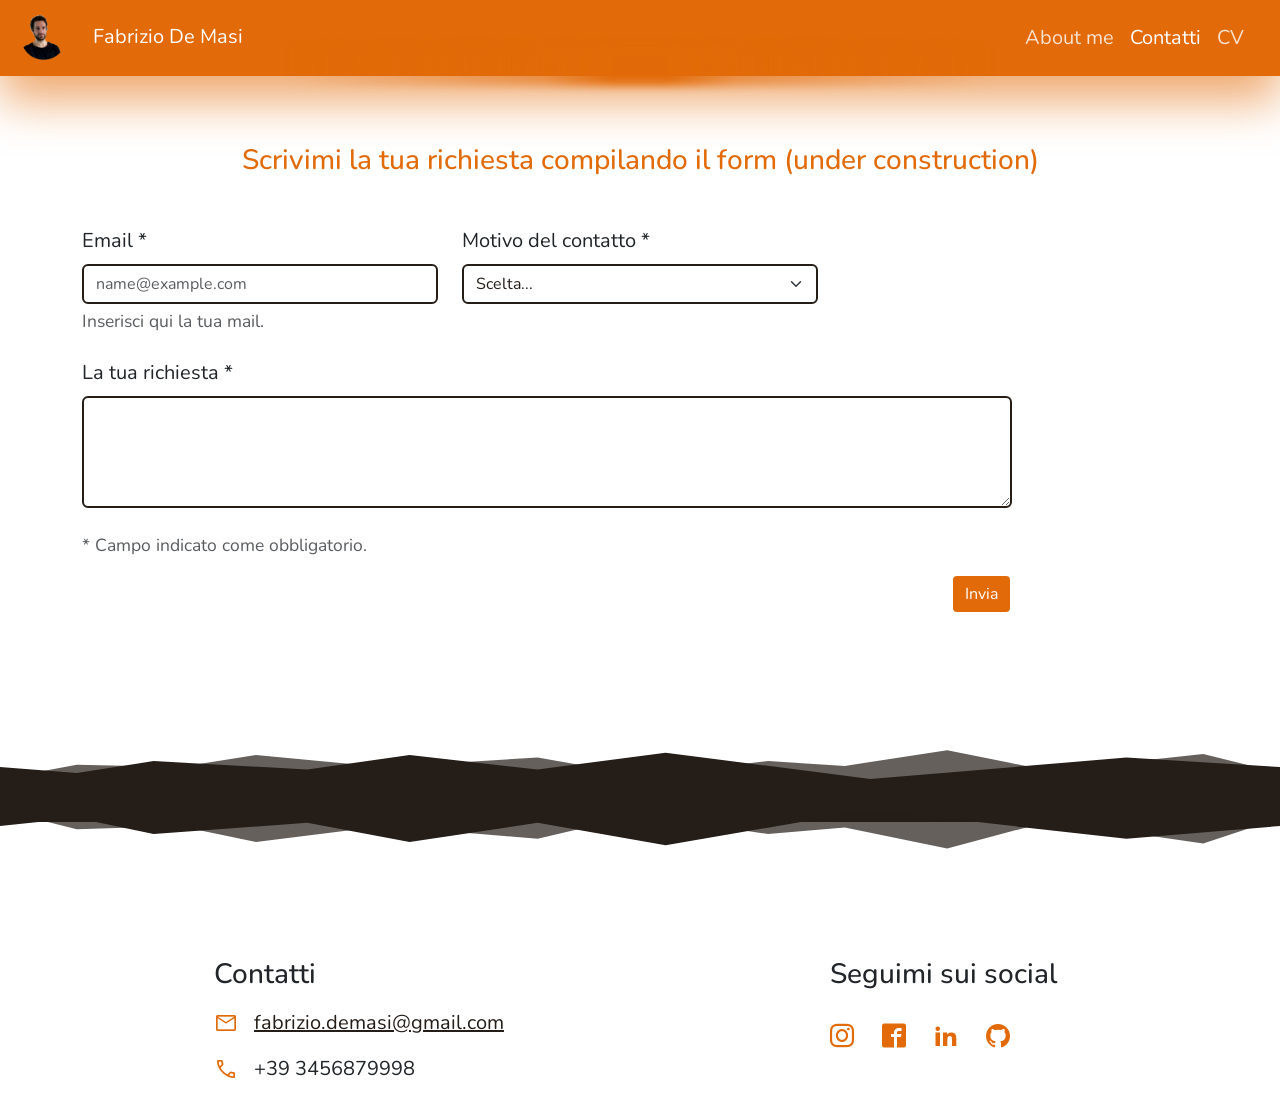
<file: contacts.html>
<!DOCTYPE html>
<html lang="it">
    <head>
        <title>Dalla tecnologia alla Medicina Cinese | Fabrizio De Masi</title>
        <meta name="description" content="Profilo di Fabrizio De Masi: ingegnere, data & AI enthusiast, appassionato di Tai Chi e Medicina Cinese. Dal Machine Learning alle pratiche olistiche, un percorso di trasformazione personale e professionale.">
        <meta charset="UTF-8">
        <meta name="author" content="Fabrizio De Masi">
        <meta name="viewport" content="width=device-width, initial-scale=1.0">
        <meta name="robots" content="contacts, follow">
        <link rel="icon" type="image/x-icon" href="assets/img/favicon.ico">
        <link rel="canonical" href="https://fabrypostrock.github.io/contacts.html">
        <meta name="keywords" content="Fabrizio De Masi, medicina cinese, Tai Chi, Machine Learning, trasformazione personale, creatività, tecnologia e benessere">
        <meta property="og:title" content="Contatti | Dalla tecnologia alla Medicina Cinese - Fabrizio De Masi">
        <meta property="og:description" content="Scrivimi la tua richiesta: dal Machine Learning alla Medicina Cinese, Tai Chi e percorsi di trasformazione personale. Compila il form per entrare in contatto con me.">
        <meta property="og:type" content="website">
        <meta property="og:url" content="https://fabrypostrock.github.io/contacts.html">
        <meta property="og:image" content="https://fabrypostrock.github.io/assets/img/logo_fabri.png">
        <meta property="og:site_name" content="Fabrizio De Masi">
        <meta property="og:locale" content="it_IT">
        <link href="https://cdn.jsdelivr.net/npm/bootstrap@5.3.8/dist/css/bootstrap.min.css" rel="stylesheet" integrity="sha384-sRIl4kxILFvY47J16cr9ZwB07vP4J8+LH7qKQnuqkuIAvNWLzeN8tE5YBujZqJLB" crossorigin="anonymous">
        <link rel="stylesheet" href="https://fonts.googleapis.com/icon?family=Material+Symbols+Outlined"/>
        <link href="assets/fonts/fonts.css" rel="stylesheet">
        <link href="assets/css/scss/main.css" rel="stylesheet">
        <script type="application/ld+json">
            {
              "@context": "https://schema.org",
              "@type": "ProfilePage",
              "name": "Fabrizio De Masi",
              "url": "https://fabrypostrock.github.io/",
              "mainEntity": {
                "@type": "Person",
                "name": "Fabrizio De Masi",
                "jobTitle": "Data & AI Engineer",
                "description": "Dal mondo dell'automazione industriale e del Machine Learning alla pratica del Tai Chi e allo studio della Medicina Cinese.",
                "image": "https://fabrypostrock.github.io/assets/img/logo_fabri.png",
                "sameAs": [
                  "https://github.com/FabryPostRock",
                  "https://www.linkedin.com/in/fabrizio-de-masi-55016088/",
                  "https://www.instagram.com/fabridemasi/"
                ]
              }
            }
        </script>    

        <style>
        </style>
    </head>
    <body class="bg-primary">
        <div class="min-vw-100">
            <nav class="navbar fixed-top navbar-expand-lg navbar-dark bg-secondary shadow-orange nav-with-light "> <!---->
                <div class="d-flex-row container-xxl align-items-center">
                    <div class="col-8 col-sm-6 col-md-4">
                        <a class="navbar-brand" href="index.html">
                                <img class="img-fluid rounded-circle" src="assets/img/logo_fabri.png" alt="Fabrizio De Masi" width="60" height="auto">  
                        </a>
                        <p class="d-inline navbar-brand ">Fabrizio De Masi</p>
                    </div>
                    <div class="col-4 col-sm-6 col-md-2 col-lg-4 d-flex justify-content-end">
                        <button class="navbar-toggler" type="button" data-bs-toggle="offcanvas" data-bs-target="#offcanvasNavbar" aria-controls="offcanvasNavbar" aria-label="Toggle navigation">
                            <span class="navbar-toggler-icon"></span>
                        </button>
                        <div class="offcanvas offcanvas-end w-25-lg w-80-md bg-secondary" tabindex="-1" id="offcanvasNavbar" aria-labelledby="offcanvasNavbarLabel">
                            <div class="offcanvas-header">
                                <button type="button" class="btn-close" data-bs-dismiss="offcanvas" aria-label="Close"></button>
                            </div>
                            <div class="offcanvas-body ">
                                <ul class="navbar-nav justify-content-end flex-grow-1 pe-3">
                                    <li class="nav-item">
                                        <a class="nav-link fs-5" aria-current="page" href="index.html">About me</a>
                                    </li>
                                    <li class="nav-item">
                                        <a class="nav-link fs-5 active" href="contacts.html">Contatti</a>
                                    </li>
                                    <li class="nav-item">
                                        <a class="nav-link fs-5" href="cv.html">CV</a>
                                    </li>
                                </ul>
                            </div>
                        </div>
                    </div>
                </div>
            </nav>
        </div>
        <div class="container mt-md-lg-8 mt-7">
            <div class="row">
                <h3 class="text-center mb-5 secondary-color">Scrivimi la tua richiesta compilando il form (under construction)</h3>
            </div>
            <!-- was-validated per mostrare i campi rossi da subito ancora prima di premere il tasto Invia.-->
            <form class="fs-5 needs-validation">
                    <div class="col-12 mb-3">
                        <div class="row gy-4">
                            <div class="col-10 col-md-4">
                                <label for="input-email" class="form-label">Email *</label>
                                <input type="email" class="form-control" id="input-email" placeholder="name@example.com" aria-describedby="email-help" required>
                                <div id="email-help" class="form-text">
                                    Inserisci qui la tua mail.
                                </div>
                                <div class="invalid-feedback">
                                    Insersci un email vailda.
                                </div>
                            </div>
                            <div class="col-10 col-md-4">
                                <label for="contact-reason" class="form-label">Motivo del contatto *</label>
                                <select class="form-select" id="contact-reason" required>
                                <option selected disabled value="">Scelta...</option>
                                <option>Proposta di collaborazione</option>
                                <option>Proposta di lavoro in PIVA</option>
                                <option>Caffè virtuale</option>
                                <option>Altro</option>
                                </select>
                            </div>
                        </div>
                    </div>
                    <div class="col-12 col-md-10 mt-4 mb-3">
                        <label for="input-text-area" class="form-label">La tua richiesta *</label>
                        <textarea class="form-control" id="input-text-area" rows="4" required></textarea>
                    </div>
                    <div class="col-12 col-md-10 mt-4 mb-3">
                        <div class="form-text">
                            * Campo indicato come obbligatorio.
                        </div> 
                    </div>
                <div class="d-flex col-12 col-md-10 justify-content-end">
                    <button type="submit" class="btn btn-secondary mb-3">Invia</button>
                </div>
            </form>         
        </div>
        <div  class="container-fluid py-2 h-0"></div>
        <div  class="poly-bottom-dark min-vw-100 mt-7 mx-0 px-0"></div>
        <div  class="bg-black-0x241d18 min-vw-100 space-divider-rect"></div>
        <div  class="poly-top-dark min-vw-100 mt-5 mb-5 h-0"></div> 
        <div  class="container-fluid py-2 h-0"></div>
        <footer class="container-fluid px-0 mt-auto">
            <div class="container">
                <div class="row justify-content-between mt-5">
                    <div class="col-11 col-sm-6 col-md-7 col-lg-5 p-0 ms-4 m-sm-0 ms-lg-xl-7">
                        <div class="row my-4"> 
                            <div class="col-12">
                                <h3> Contatti</h3>
                            </div>
                            <div class="col-12 my-2 d-flex align-items-start flex-md-row justify-content-md-start align-items-md-center"> 
                                <span class="material-symbols-outlined d-inline me-2">mail</span><a class="fs-5 d-inline mx-2 black-0x241d18"> fabrizio.demasi@gmail.com</a>
                            </div>
                            <div class="col-12 mt-2 d-flex align-items-start flex-md-row justify-content-md-start align-items-md-center">
                                <!--mb-0 va inserito per centrare il testo verticalmente-->
                                <span class="material-symbols-outlined d-inline me-2">call</span><p class="fs-5 d-inline mb-0 mx-2"> +39 3456879998</p>
                            </div>
                        </div>
                    </div>
                    <!---->
                    <div class="col-11 col-sm-5 col-md-4 col-lg-4 p-0 ms-4 m-sm-0">
                        <div class="row my-4">   
                            <div class="col-12">
                                <h3> Seguimi sui social</h3>
                            </div>
                            <div class="col-12">
                                <div class="row justify-content-sm-around">
                                    <ul class="my-4">
                                        <li class="d-inline"><a class="text-decoration-none" href="https://www.instagram.com/fabridemasi/" target="_blank"> <span class="icon-instagram me-2 me-md-4 secondary-color"></span></a></li>
                                        <li class="d-inline"><a class="text-decoration-none" href="https://www.facebook.com/Fabriziohhh?locale=it_IT" target="_blank"> <span class="icon-facebook2 me-2 me-md-4 secondary-color"></span></a></li>
                                        <li class="d-inline"><a class="text-decoration-none" href="https://www.linkedin.com/in/fabrizio-de-masi-55016088/" target="_blank"> <span class="icon-linkedin2 me-2 me-md-4 secondary-color"></span></a></li>
                                        <li class="d-inline"><a class="text-decoration-none" href="https://github.com/FabryPostRock" target="_blank"> <span class="icon-github me-1 me-md-1 secondary-color"></span></a></li>
                                    </ul>
                                </div>
                            </div> 
                        </div>
                    </div>
                </div>
            </div>
        </footer>
        <!-- Bootstrap -->
        <script src="https://cdn.jsdelivr.net/npm/bootstrap@5.3.8/dist/js/bootstrap.bundle.min.js" integrity="sha384-FKyoEForCGlyvwx9Hj09JcYn3nv7wiPVlz7YYwJrWVcXK/BmnVDxM+D2scQbITxI" crossorigin="anonymous"></script>
    </body>

</html>
</file>
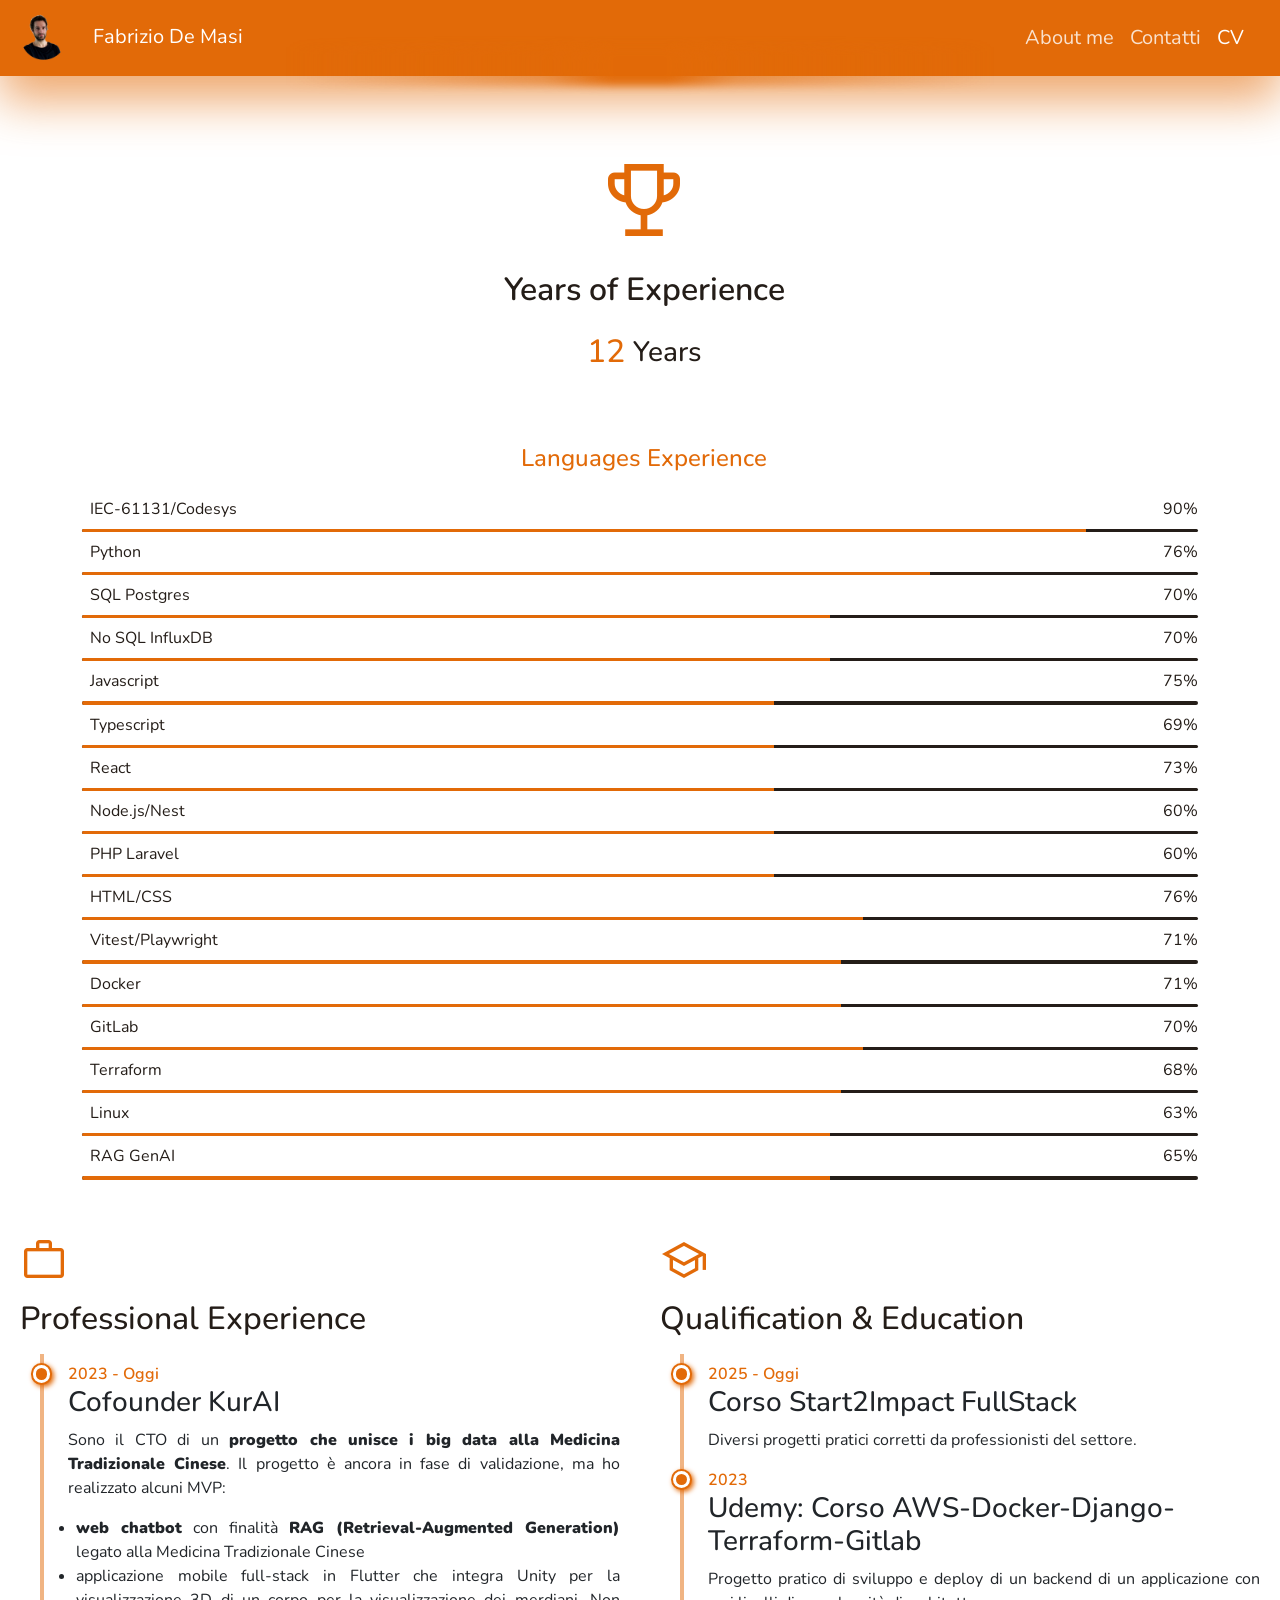
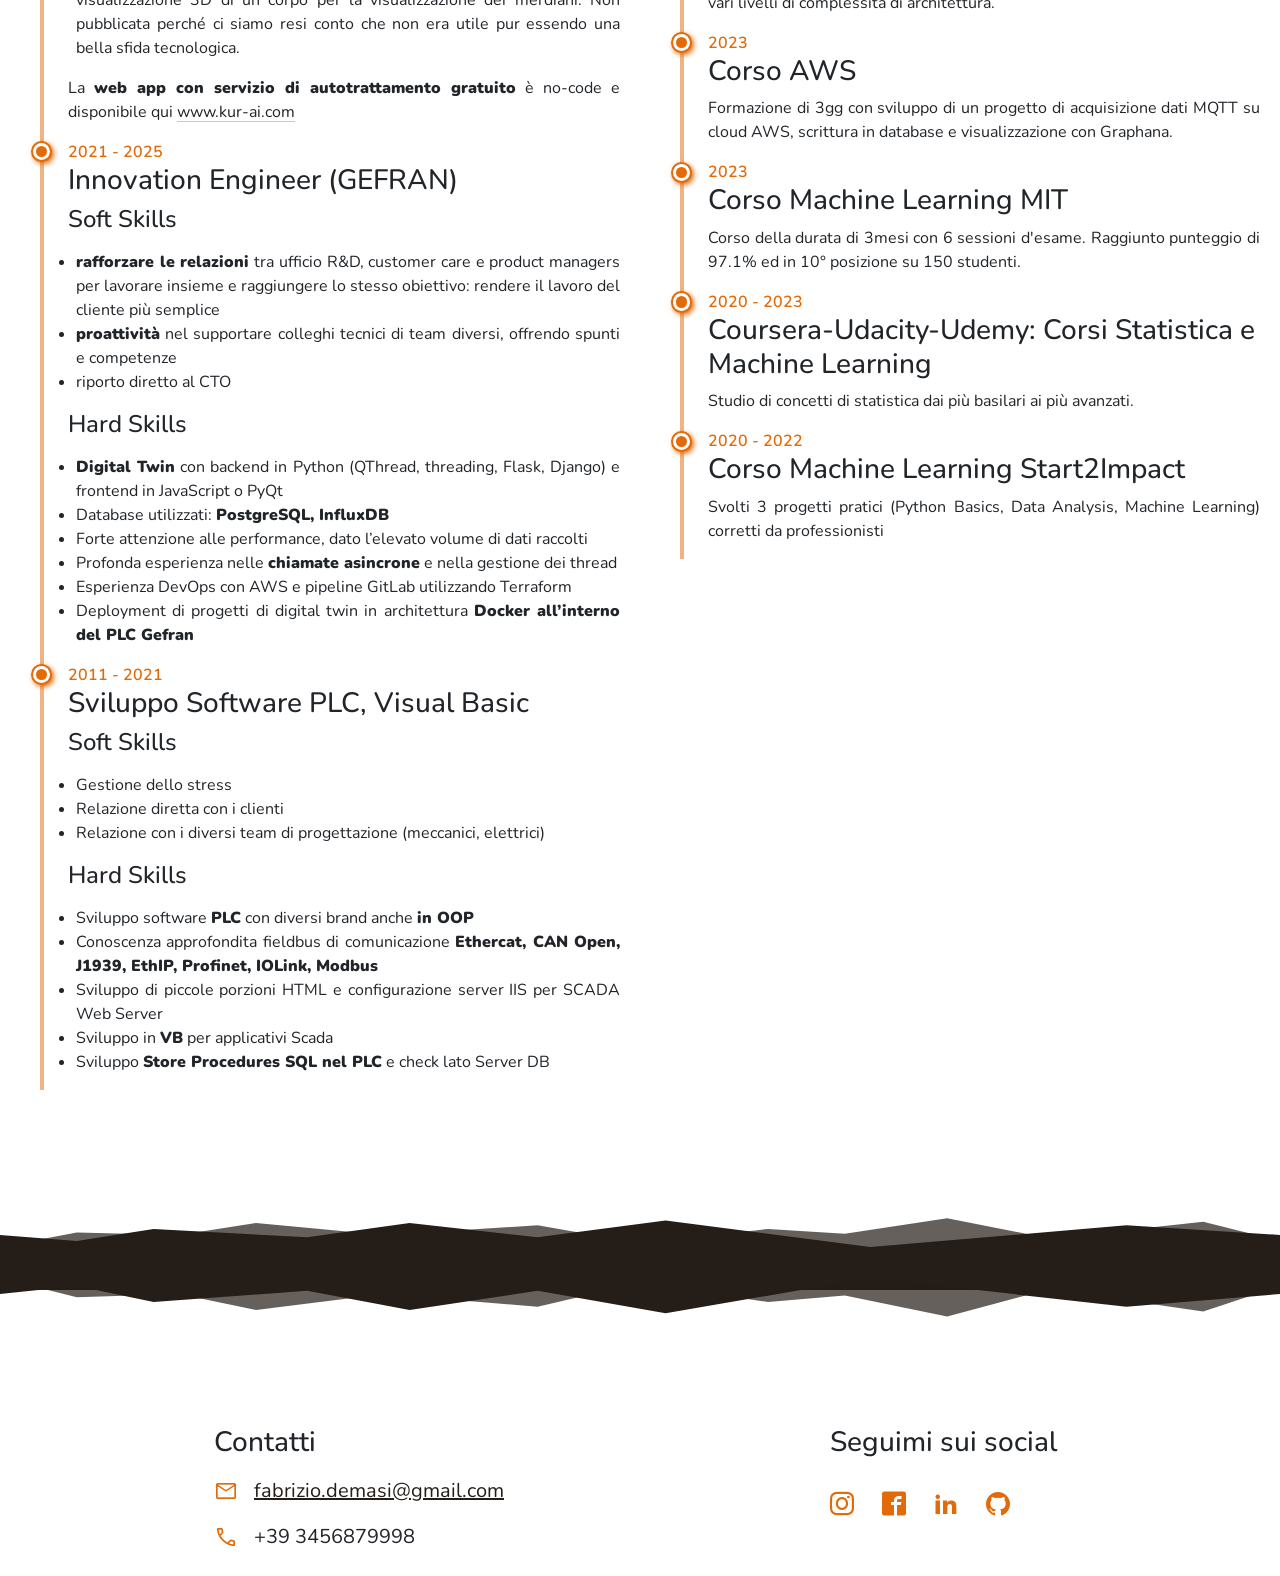
<file: cv.html>
<!DOCTYPE html>
<html lang="it">
    <head>
        <title>Dalla tecnologia alla Medicina Cinese | Fabrizio De Masi</title>
        <meta name="description" content="Profilo di Fabrizio De Masi: ingegnere, data & AI enthusiast, appassionato di Tai Chi e Medicina Cinese. Dal Machine Learning alle pratiche olistiche, un percorso di trasformazione personale e professionale.">
        <meta charset="UTF-8">
        <meta name="author" content="Fabrizio De Masi">
        <meta name="viewport" content="width=device-width, initial-scale=1.0">
        <meta name="robots" content="cv, follow">
        <link rel="icon" type="image/x-icon" href="assets/img/favicon.ico">
        <link rel="canonical" href="https://fabrypostrock.github.io/cv.html">
        <meta name="keywords" content="Fabrizio De Masi, medicina cinese, Tai Chi, Machine Learning, trasformazione personale, creatività, tecnologia e benessere">
        <meta property="og:title" content="Esperienza e Competenze Tech | Fabrizio De Masi">
        <meta property="og:description" content="12 anni di esperienza tra automazione industriale, Machine Learning, sviluppo software e DevOps. Scopri le mie competenze tecniche e il percorso professionale.">
        <meta property="og:type" content="website">
        <meta property="og:url" content="https://fabrypostrock.github.io/cv.html">
        <meta property="og:image" content="https://fabrypostrock.github.io/assets/img/logo_fabri.png">
        <meta property="og:site_name" content="Fabrizio De Masi">
        <meta property="og:locale" content="it_IT">
        <link href="https://cdn.jsdelivr.net/npm/bootstrap@5.3.8/dist/css/bootstrap.min.css" rel="stylesheet" integrity="sha384-sRIl4kxILFvY47J16cr9ZwB07vP4J8+LH7qKQnuqkuIAvNWLzeN8tE5YBujZqJLB" crossorigin="anonymous">
        <link rel="stylesheet" href="https://fonts.googleapis.com/icon?family=Material+Symbols+Outlined"/>
        <link href="assets/fonts/fonts.css" rel="stylesheet">
        <link href="assets/css/scss/main.css" rel="stylesheet">
        <script type="application/ld+json">
            {
              "@context": "https://schema.org",
              "@type": "ProfilePage",
              "name": "Fabrizio De Masi",
              "url": "https://fabrypostrock.github.io/",
              "mainEntity": {
                "@type": "Person",
                "name": "Fabrizio De Masi",
                "jobTitle": "Data & AI Engineer",
                "description": "Dal mondo dell'automazione industriale e del Machine Learning alla pratica del Tai Chi e allo studio della Medicina Cinese.",
                "image": "https://fabrypostrock.github.io/assets/img/logo_fabri.png",
                "sameAs": [
                  "https://github.com/FabryPostRock",
                  "https://www.linkedin.com/in/fabrizio-de-masi-55016088/",
                  "https://www.instagram.com/fabridemasi/"
                ]
              }
            }
        </script>    

        <style>
        </style>
    </head>
    <body class="bg-primary">
        <div class="min-vw-100">
            <nav class="navbar fixed-top navbar-expand-lg navbar-dark bg-secondary shadow-orange nav-with-light "> <!---->
                <div class="container-xxl align-items-center">
                    <div class="col-8 col-sm-6 col-md-4">
                        <a class="navbar-brand" href="index.html">
                                <img class="img-fluid rounded-circle" src="assets/img/logo_fabri.png" alt="Fabrizio De Masi" width="60" height="auto">
                        </a>
                        <p class="d-inline navbar-brand ">Fabrizio De Masi</p>
                    </div>
                    <div class="col-4 col-sm-6 col-md-2 col-lg-4 d-flex d-flex justify-content-end">
                        <button class="navbar-toggler" type="button" data-bs-toggle="offcanvas" data-bs-target="#offcanvasNavbar" aria-controls="offcanvasNavbar" aria-label="Toggle navigation">
                            <span class="navbar-toggler-icon"></span>
                        </button>
                        <div class="offcanvas offcanvas-end w-25-lg w-80-md bg-secondary" tabindex="-1" id="offcanvasNavbar" aria-labelledby="offcanvasNavbarLabel">
                            <div class="offcanvas-header">
                                <button type="button" class="btn-close" data-bs-dismiss="offcanvas" aria-label="Close"></button>
                            </div>
                            <div class="offcanvas-body ">
                                <ul class="navbar-nav justify-content-end flex-grow-1 pe-3">
                                    <li class="nav-item">
                                        <a class="nav-link fs-5" aria-current="page" href="index.html">About me</a>
                                    </li>
                                    <li class="nav-item">
                                        <a class="nav-link fs-5" href="contacts.html">Contatti</a>
                                    </li>
                                    <li class="nav-item">
                                        <a class="nav-link fs-5 active" href="cv.html">CV</a>
                                    </li>
                                </ul>
                            </div>
                        </div>
                    </div>
                </div>
            </nav>
        </div>
        <div class="container mt-7">
            <div class="row">
                <div class="col-12">
                    <div class="row">
                        <div class="d-block text-center col-12 mx-2 my-2 justify-content-center"> 
                            <span class="material-symbols-outlined g-icon-6em  me-2">trophy</span> 
                        </div>  
                        <div class="col-12 mx-2 my-2">
                            <h2 class="text-center fw-semibold black-0x241d18 d-block me-2">Years of Experience</h2>
                        </div>  
                        <div class="col-12">
                            <div class="d-flex col-12 mx-2 my-2 justify-content-center">
                                <h2 class="text-center secondary-color d-inline me-2">12</h2><h3 class="text-center d-flex align-items-center black-0x241d18 d-inline me-2">Years</h3>
                            </div> 
                        </div>
                    </div>                
                </div>
            </div>
            <div class="row mt-sm-5">            
                <div class="col-12">
                    <div class="d-flex row">
                        <div class="d-flex col-12 mx-2 my-2 justify-content-center">
                                <h4 class="text-center secondary-color d-inline me-2">Languages Experience</h4> 
                        </div> 
                        <div class="d-flex col-12 mx-2 my-2 justify-content-between">
                            <span class="text-center black-0x241d18 d-inline me-2">IEC-61131/Codesys</span>
                            <span class="text-center black-0x241d18 d-inline me-2">90%</span>
                        </div> 
                        <div class="col-12">
                            <div class="progress" role="progressbar" aria-label="IEC-61131/Codesys 90%" aria-valuemin="0" aria-valuemax="100"> 
                                <div class="progress-bar iec-cod"></div>
                            </div>
                        </div>
                        <div class="d-flex col-12 mx-2 my-2 justify-content-between">
                            <span class="text-center black-0x241d18 d-inline me-2">Python</span>
                            <span class="text-center black-0x241d18 d-inline me-2">76%</span>
                        </div> 
                        <div class="col-12">
                            <div class="progress" role="progressbar" aria-label="Python 76%" aria-valuemin="0" aria-valuemax="100"> 
                                <div class="progress-bar python"></div>
                            </div>
                        </div>
                        <div class="d-flex col-12 mx-2 my-2 justify-content-between">
                            <span class="text-center black-0x241d18 d-inline me-2">SQL Postgres</span>
                            <span class="text-center black-0x241d18 d-inline me-2">70%</span>
                        </div> 
                        <div class="col-12">
                            <div class="progress" role="progressbar" aria-label="SQL 70%"  aria-valuemin="0" aria-valuemax="100"> 
                                <div class="progress-bar sql"></div>
                            </div>
                        </div>
                        <div class="d-flex col-12 mx-2 my-2 justify-content-between">
                            <span class="text-center black-0x241d18 d-inline me-2">No SQL InfluxDB</span>
                            <span class="text-center black-0x241d18 d-inline me-2">70%</span>
                        </div> 
                        <div class="col-12">
                            <div class="progress" role="progressbar" aria-label="No SQL InfluxDB 70%"  aria-valuemin="0" aria-valuemax="100"> 
                                <div class="progress-bar sql"></div>
                            </div>
                        </div>
                        <div class="d-flex col-12 mx-2 my-2 justify-content-between">
                            <span class="text-center black-0x241d18 d-inline me-2">Javascript</span>
                            <span class="text-center black-0x241d18 d-inline me-2">75%</span>
                        </div> 
                        <div class="col-12">
                            <div class="progress" role="progressbar" aria-label="Javascript 75%"  aria-valuemin="0" aria-valuemax="100"> 
                                <div class="progress-bar js"></div>
                            </div>
                        </div>
                        <div class="d-flex col-12 mx-2 my-2 justify-content-between">
                            <span class="text-center black-0x241d18 d-inline me-2">Typescript</span>
                            <span class="text-center black-0x241d18 d-inline me-2">69%</span>
                        </div> 
                        <div class="col-12">
                            <div class="progress" role="progressbar" aria-label="Typescript 69%"  aria-valuemin="0" aria-valuemax="100"> 
                                <div class="progress-bar js"></div>
                            </div>
                        </div>
                        <div class="d-flex col-12 mx-2 my-2 justify-content-between">
                            <span class="text-center black-0x241d18 d-inline me-2">React</span>
                            <span class="text-center black-0x241d18 d-inline me-2">73%</span>
                        </div> 
                        <div class="col-12">
                            <div class="progress" role="progressbar" aria-label="React 73%"  aria-valuemin="0" aria-valuemax="100"> 
                                <div class="progress-bar js"></div>
                            </div>
                        </div>
                        <div class="d-flex col-12 mx-2 my-2 justify-content-between">
                            <span class="text-center black-0x241d18 d-inline me-2">Node.js/Nest</span>
                            <span class="text-center black-0x241d18 d-inline me-2">60%</span>
                        </div> 
                        <div class="col-12">
                            <div class="progress" role="progressbar" aria-label="Node.js/Nest 60%"  aria-valuemin="0" aria-valuemax="100"> 
                                <div class="progress-bar js"></div>
                            </div>
                        </div>
                        <div class="d-flex col-12 mx-2 my-2 justify-content-between">
                            <span class="text-center black-0x241d18 d-inline me-2">PHP Laravel</span>
                            <span class="text-center black-0x241d18 d-inline me-2">60%</span>
                        </div> 
                        <div class="col-12">
                            <div class="progress" role="progressbar" aria-label="PHP Laravel 60%"  aria-valuemin="0" aria-valuemax="100"> 
                                <div class="progress-bar js"></div>
                            </div>
                        </div>
                        <div class="d-flex col-12 mx-2 my-2 justify-content-between">
                            <span class="text-center black-0x241d18 d-inline me-2">HTML/CSS</span>
                            <span class="text-center black-0x241d18 d-inline me-2">76%</span>
                        </div> 
                        <div class="col-12">
                            <div class="progress" role="progressbar" aria-label="HTML/CSS 76%" aria-valuemin="0" aria-valuemax="100"> 
                                <div class="progress-bar htmlcss"></div>
                            </div>
                        </div>
                        <div class="d-flex col-12 mx-2 my-2 justify-content-between">
                            <span class="text-center black-0x241d18 d-inline me-2">Vitest/Playwright</span>
                            <span class="text-center black-0x241d18 d-inline me-2">71%</span>
                        </div> 
                        <div class="col-12">
                            <div class="progress" role="progressbar" aria-label="Vitest/Playwright 71%" aria-valuemin="0" aria-valuemax="100"> 
                                <div class="progress-bar docker"></div>
                            </div>
                        </div>
                        <div class="d-flex col-12 mx-2 my-2 justify-content-between">
                            <span class="text-center black-0x241d18 d-inline me-2">Docker</span>
                            <span class="text-center black-0x241d18 d-inline me-2">71%</span>
                        </div> 
                        <div class="col-12">
                            <div class="progress" role="progressbar" aria-label="Docker 71%" aria-valuemin="0" aria-valuemax="100"> 
                                <div class="progress-bar docker"></div>
                            </div>
                        </div>
                        <div class="d-flex col-12 mx-2 my-2 justify-content-between">
                            <span class="text-center black-0x241d18 d-inline me-2">GitLab</span>
                            <span class="text-center black-0x241d18 d-inline me-2">70%</span>
                        </div> 
                        <div class="col-12">
                            <div class="progress" role="progressbar" aria-label="GitLab 70%" aria-valuemin="0" aria-valuemax="100"> 
                                <div class="progress-bar gitlab"></div>
                            </div>
                        </div>
                        <div class="d-flex col-12 mx-2 my-2 justify-content-between">
                            <span class="text-center black-0x241d18 d-inline me-2">Terraform</span>
                            <span class="text-center black-0x241d18 d-inline me-2">68%</span>
                        </div> 
                        <div class="col-12">
                            <div class="progress" role="progressbar" aria-label="Terraform 68%" aria-valuemin="0" aria-valuemax="100"> 
                                <div class="progress-bar terraform"></div>
                            </div>
                        </div>
                        <div class="d-flex col-12 mx-2 my-2 justify-content-between">
                            <span class="text-center black-0x241d18 d-inline me-2">Linux</span>
                            <span class="text-center black-0x241d18 d-inline me-2">63%</span>
                        </div> 
                        <div class="col-12">
                            <div class="progress" role="progressbar" aria-label="Linux 63%"  aria-valuemin="0" aria-valuemax="100"> 
                                <div class="progress-bar sql"></div>
                            </div>
                        </div>
                         <div class="d-flex col-12 mx-2 my-2 justify-content-between">
                            <span class="text-center black-0x241d18 d-inline me-2">RAG GenAI</span>
                            <span class="text-center black-0x241d18 d-inline me-2">65%</span>
                        </div> 
                        <div class="col-12">
                            <div class="progress" role="progressbar" aria-label="RAG GenAI 65%"  aria-valuemin="0" aria-valuemax="100"> 
                                <div class="progress-bar sql"></div>
                            </div>
                        </div>
                    </div>                
                </div>  
            </div>
        </div>
        <div class="container-fluid">
            <div class="row mt-sm-5">
                <div class="col-12 col-md-6 mt-5 mt-md-0">
                    <div class="row">
                        <div class="col-12 mx-2 my-2">
                            <span class="material-symbols-outlined g-icon-3em d-block me-2" >work</span> <!---->
                        </div>
                        <div class="col-12 mx-2 my-2">
                            <h2 class="text-start black-0x241d18 d-block me-2">Professional Experience</h2>
                        </div>
                    </div>
                    <div class="row p-2">
                        <div class="col-12 timeline position-relative">

                            <div class="timeline-item position-relative ps-5">
                                <div class="timeline-date">2023 - Oggi</div>
                                <div class="timeline-content fs-6 text-justify">
                                    <h3 class="text-start">Cofounder KurAI</h3>
                                    <p>Sono il CTO di un <strong>progetto che unisce i big data alla Medicina Tradizionale Cinese</strong>.
                                        Il progetto è ancora in fase di validazione, ma ho realizzato alcuni MVP:
                                        <ul>
                                            <li> <strong>web chatbot</strong> con finalità <strong>RAG (Retrieval-Augmented Generation)</strong> legato alla Medicina Tradizionale Cinese</li>
                                            <li> applicazione mobile full-stack in Flutter che integra Unity per la visualizzazione 3D di un corpo per la visualizzazione dei merdiani.
                                            Non pubblicata perché ci siamo resi conto che non era utile pur essendo una bella sfida tecnologica.</li> 
                                        </ul>
                                    </p>
                                    <p>La <strong>web app con servizio di autotrattamento gratuito</strong> è no-code e disponibile qui <a class="link-dark link-offset-2 link-underline-opacity-25 link-underline-opacity-100-hover" href="www.kur-ai.com">www.kur-ai.com</a>
                                    </p>
                                </div>
                            </div>
                        
                            <div class="timeline-item fs-6 text-justify position-relative ps-5">
                                <div class="timeline-date">2021 - 2025</div>
                                <div class="timeline-content">
                                    <h3 class="text-start">Innovation Engineer (GEFRAN)</h3>
                                    <h4>Soft Skills</h4>
                                    <p> 
                                        <ul>
                                            <li><strong>rafforzare le relazioni</strong> tra ufficio R&D, customer care e product managers per lavorare insieme e raggiungere lo stesso obiettivo: rendere il lavoro del cliente più semplice</li>
                                            <li><strong>proattività</strong> nel supportare colleghi tecnici di team diversi, offrendo spunti e competenze</li>
                                            <li>riporto diretto al CTO</li>
                                        </ul>
                                    </p>
                                    <h4>Hard Skills</h4> 
                                    <p> <ul>
                                            <li><strong>Digital Twin</strong> con backend in Python (QThread, threading, Flask, Django) e frontend in JavaScript o PyQt</li>
                                            <li>Database utilizzati: <strong>PostgreSQL, InfluxDB</strong></li>
                                            <li>Forte attenzione alle performance, dato l’elevato volume di dati raccolti</li>
                                            <li>Profonda esperienza nelle <strong>chiamate asincrone</strong> e nella gestione dei thread</li>
                                            <li>Esperienza DevOps con AWS e pipeline GitLab utilizzando Terraform</li>
                                            <li>Deployment di progetti di digital twin in architettura <strong>Docker all’interno del PLC Gefran</strong></li>
                                        </ul>
                                    </p>
                                </div>
                            </div>
                        
                            <div class="timeline-item fs-6 text-justify position-relative ps-5">
                                <div class="timeline-date">2011 - 2021</div>
                                <div class="timeline-content">
                                    <h3 class="text-start">Sviluppo Software PLC, Visual Basic</h3>
                                    <h4>Soft Skills</h4>
                                    <p> 
                                        <ul>
                                            <li>Gestione dello stress</li>
                                            <li>Relazione diretta con i clienti</li>
                                            <li>Relazione con i diversi team di progettazione (meccanici, elettrici)</li>
                                        </ul>
                                    </p>
                                    <h4>Hard Skills</h4> 
                                    <p> <ul>
                                            <li>Sviluppo software <strong>PLC</strong> con diversi brand anche <strong>in OOP</strong></li>
                                            <li>Conoscenza approfondita fieldbus di comunicazione <strong>Ethercat, CAN Open, J1939, EthIP, Profinet, IOLink, Modbus</strong></li>
                                            <li>Sviluppo di piccole porzioni HTML e configurazione server IIS per SCADA Web Server</li>
                                            <li>Sviluppo in <strong>VB</strong> per applicativi Scada</li>
                                            <li>Sviluppo <strong>Store Procedures SQL nel PLC</strong> e check lato Server DB</li>
                                        </ul>
                                    </p>
                                </div>
                            </div>
                      
                        </div>
                    </div>
                      
                </div>
                <div class="col-12 col-md-6 mt-5 mt-md-0">
                    <div class="row">
                        <div class="col-12 mx-2 my-2">
                            <span class="material-symbols-outlined g-icon-3em d-block me-2" >school</span> <!---->
                        </div>
                        <div class="col-12 mx-2 my-2">
                            <h2 class="text-start black-0x241d18 d-block me-2">Qualification & Education</h2>
                        </div>
                    </div>
                    <div class="row p-2">
                        <div class="col-12 timeline position-relative fs-6 text-justify">

                            <div class="timeline-item position-relative ps-5">
                                <div class="timeline-date">2025 - Oggi</div>
                                <div class="timeline-content">
                                    <h3 class="text-start">Corso Start2Impact FullStack</h3>
                                    <p> Diversi progetti pratici corretti da professionisti del settore.</p>
                                </div>
                            </div>
                            <div class="timeline-item position-relative ps-5">
                                <div class="timeline-date">2023</div>
                                <div class="timeline-content ">
                                    <h3 class="text-start">Udemy: Corso AWS-Docker-Django-Terraform-Gitlab</h3>
                                    <p>Progetto pratico di sviluppo e deploy di un backend di un applicazione con vari livelli di complessità di architettura. </p>
                                </div>
                            </div>                        
                            <div class="timeline-item position-relative ps-5">
                                <div class="timeline-date">2023</div>
                                <div class="timeline-content ">
                                    <h3 class="text-start">Corso AWS</h3>
                                    <p>Formazione di 3gg con sviluppo di un progetto di acquisizione dati MQTT su cloud AWS, scrittura in database e visualizzazione con Graphana.</p>
                                </div>
                            </div>
                            <div class="timeline-item position-relative ps-5">
                                <div class="timeline-date">2023</div>
                                <div class="timeline-content">
                                    <h3 class="text-start">Corso Machine Learning MIT</h3>
                                    <p>Corso della durata di 3mesi con 6 sessioni d'esame. Raggiunto punteggio di 97.1% ed in 10° posizione su 150 studenti. </p>
                                </div>
                            </div> 
                            <div class="timeline-item position-relative ps-5">
                                <div class="timeline-date">2020 - 2023</div>
                                <div class="timeline-content">
                                    <h3 class="text-start">Coursera-Udacity-Udemy: Corsi Statistica e Machine Learning </h3>
                                    <p>Studio di concetti di statistica dai più basilari ai più avanzati. </p>
                                </div>
                            </div>
                            <div class="timeline-item position-relative ps-5">
                                <div class="timeline-date">2020 - 2022</div>
                                <div class="timeline-content">
                                    <h3 class="text-start">Corso Machine Learning Start2Impact</h3>
                                    <p>Svolti 3 progetti pratici (Python Basics, Data Analysis, Machine Learning) corretti da professionisti</p>
                                </div>
                            </div>

                     
                        </div>
                    </div>
                      
                </div>
            </div>
        </div>
        <div  class="container-fluid py-2 h-0"></div>
        <div  class="poly-bottom-dark min-vw-100 mt-7 mx-0 px-0"></div>
        <div  class="bg-black-0x241d18 min-vw-100 space-divider-rect"></div>
        <div  class="poly-top-dark min-vw-100 mt-5 mb-5 h-0"></div> 
        <div  class="container-fluid py-2 h-0"></div>
        <footer class="container-fluid px-0 mt-auto">
            <div class="container">
                <div class="row justify-content-between mt-5">
                    <div class="col-11 col-sm-6 col-md-7 col-lg-5 p-0 ms-4 m-sm-0 ms-lg-xl-7">
                        <div class="row my-4"> 
                            <div class="col-12">
                                <h3> Contatti</h3>
                            </div>
                            <div class="col-12 my-2 d-flex align-items-start flex-md-row justify-content-md-start align-items-md-center"> 
                                <span class="material-symbols-outlined d-inline me-2">mail</span><a class="fs-5 d-inline mx-2 black-0x241d18"> fabrizio.demasi@gmail.com</a>
                            </div>
                            <div class="col-12 mt-2 d-flex align-items-start flex-md-row justify-content-md-start align-items-md-center">
                                <!--mb-0 va inserito per centrare il testo verticalmente-->
                                <span class="material-symbols-outlined d-inline me-2">call</span><p class="fs-5 d-inline mb-0 mx-2"> +39 3456879998</p>
                            </div>
                        </div>
                    </div>
                    <!---->
                    <div class="col-11 col-sm-5 col-md-4 col-lg-4 p-0 ms-4 m-sm-0">
                        <div class="row my-4">   
                            <div class="col-12">
                                <h3> Seguimi sui social</h3>
                            </div>
                            <div class="col-12">
                                <div class="row justify-content-sm-around">
                                    <ul class="my-4">
                                        <li class="d-inline"><a class="text-decoration-none" href="https://www.instagram.com/fabridemasi/" target="_blank"> <span class="icon-instagram me-2 me-md-4 secondary-color"></span></a></li>
                                        <li class="d-inline"><a class="text-decoration-none" href="https://www.facebook.com/Fabriziohhh?locale=it_IT" target="_blank"> <span class="icon-facebook2 me-2 me-md-4 secondary-color"></span></a></li>
                                        <li class="d-inline"><a class="text-decoration-none" href="https://www.linkedin.com/in/fabrizio-de-masi-55016088/" target="_blank"> <span class="icon-linkedin2 me-2 me-md-4 secondary-color"></span></a></li>
                                        <li class="d-inline"><a class="text-decoration-none" href="https://github.com/FabryPostRock" target="_blank"> <span class="icon-github me-1 me-md-1 secondary-color"></span></a></li>
                                    </ul>
                                </div>
                            </div> 
                        </div>
                    </div>
                </div>
            </div>
        </footer>
        <!-- Bootstrap -->
        <script src="https://cdn.jsdelivr.net/npm/bootstrap@5.3.8/dist/js/bootstrap.bundle.min.js" integrity="sha384-FKyoEForCGlyvwx9Hj09JcYn3nv7wiPVlz7YYwJrWVcXK/BmnVDxM+D2scQbITxI" crossorigin="anonymous"></script>
    </body>

</html>
</file>
<file: assets/fonts/fonts.css>
:root {
  /* PRIMARY: */
  --bs-primary: #ffffff;
  --bs-primary-rgb: 255, 255, 255;
  /* SECONDARY: */
  --bs-secondary: #e26a08;
  --bs-secondary-rgb: 226, 106, 8;
  --bs-gray-900-rgb: 33, 37, 41;
}

@font-face {
  font-family: 'icomoon';
  src: url("icomoon.eot?evp1o9");
  src: url("icomoon.eot?evp1o9#iefix") format("embedded-opentype"),
       url("icomoon.ttf?evp1o9") format("truetype"), 
       url("icomoon.woff?evp1o9") format("woff"), 
       url("icomoon.svg?evp1o9#icomoon") format("svg");
  font-weight: normal;
  font-style: normal;
  font-display: block;
}

[class^="icon-"], [class*=" icon-"] {
  /* use !important to prevent issues with browser extensions that change fonts */
  font-family: 'icomoon' !important;
  font-style: normal;
  font-weight: normal;
  font-variant: normal;
  font-size: 1.5rem;
  text-transform: none;
  line-height: 1;
  color: #ffffff;/*#e26a08;*/
  /* Better Font Rendering =========== */
  -webkit-font-smoothing: antialiased;
  -moz-osx-font-smoothing: grayscale;
}

.icon-linkedin-with-circle:before {
  content: "\e900";
}

.icon-facebook2:before {
  content: "\ea91";
}

.icon-instagram:before {
  content: "\ea92";
}

.icon-github:before {
  content: "\eab0";
}

.icon-linkedin2:before {
  content: "\eaca";
}

/*# sourceMappingURL=fonts.css.map */
</file>
